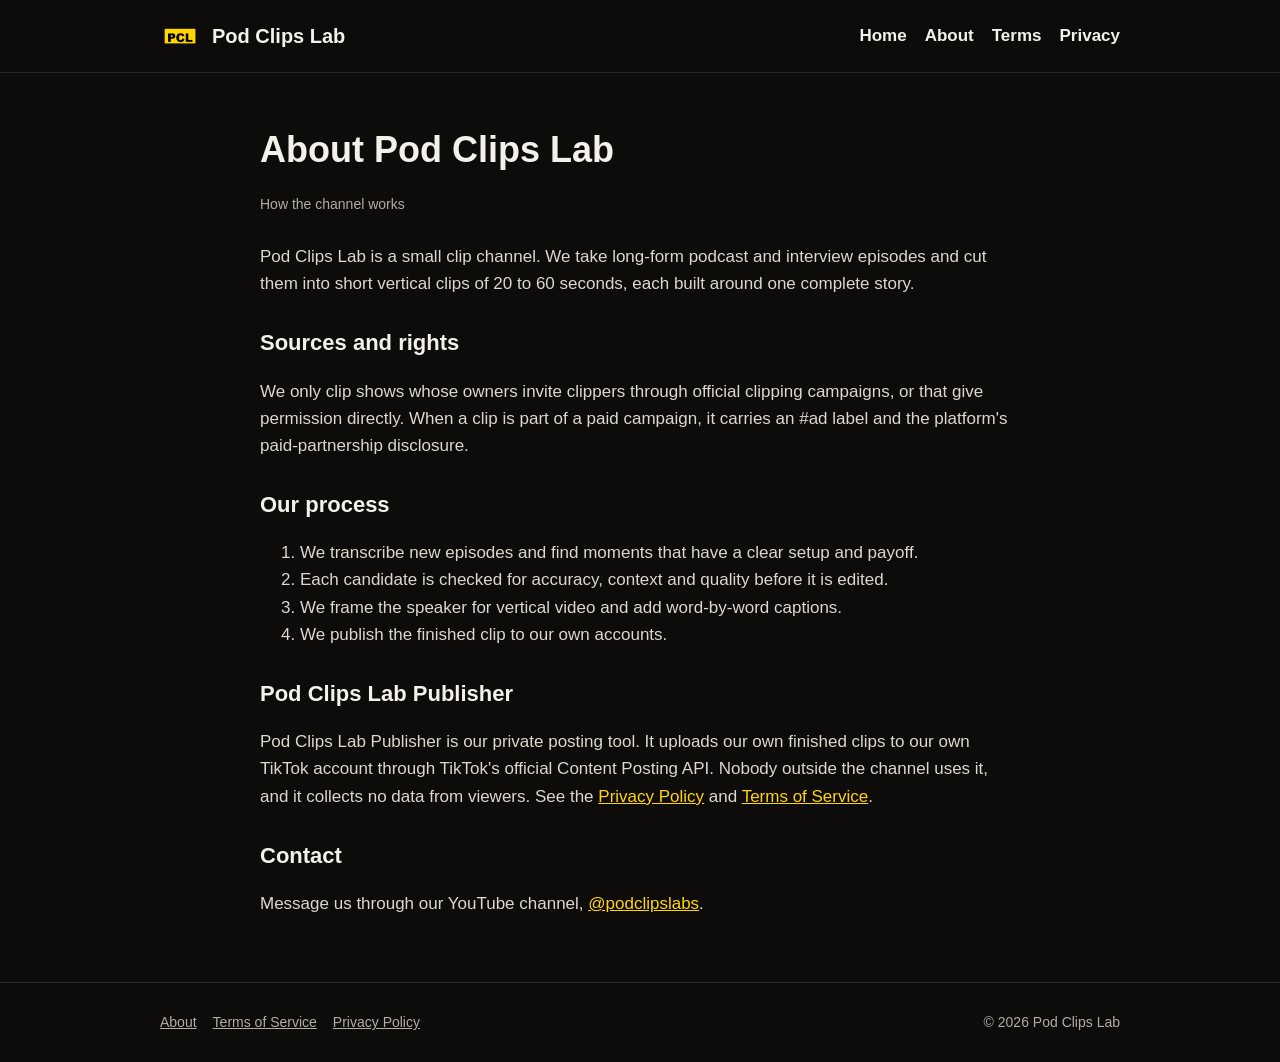
<file: about.html>
<!doctype html><html lang="en"><head><meta charset="utf-8"><meta name="viewport" content="width=device-width,initial-scale=1"><link rel="icon" href="favicon.ico" sizes="any"><link rel="icon" type="image/png" href="images/favicon-32.png"><link rel="apple-touch-icon" href="images/apple-touch-icon.png"><link rel="stylesheet" href="css/style.css"><title>About · Pod Clips Lab</title></head><body><header><div class="wrap"><a class="brand" href="index.html"><img src="images/icon-512.png" alt="Pod Clips Lab logo">Pod Clips Lab</a><nav><a href="index.html">Home</a><a href="about.html">About</a><a href="terms.html">Terms</a><a href="privacy.html">Privacy</a></nav></div></header>
<main><div class="wrap doc"><h1>About Pod Clips Lab</h1><p class="updated">How the channel works</p>
<p>Pod Clips Lab is a small clip channel. We take long-form podcast and interview episodes and cut them into short vertical clips of 20 to 60 seconds, each built around one complete story.</p>
<h2>Sources and rights</h2><p>We only clip shows whose owners invite clippers through official clipping campaigns, or that give permission directly. When a clip is part of a paid campaign, it carries an #ad label and the platform's paid-partnership disclosure.</p>
<h2>Our process</h2><ol><li>We transcribe new episodes and find moments that have a clear setup and payoff.</li><li>Each candidate is checked for accuracy, context and quality before it is edited.</li><li>We frame the speaker for vertical video and add word-by-word captions.</li><li>We publish the finished clip to our own accounts.</li></ol>
<h2>Pod Clips Lab Publisher</h2><p>Pod Clips Lab Publisher is our private posting tool. It uploads our own finished clips to our own TikTok account through TikTok's official Content Posting API. Nobody outside the channel uses it, and it collects no data from viewers. See the <a href="privacy.html">Privacy Policy</a> and <a href="terms.html">Terms of Service</a>.</p>
<h2>Contact</h2><p>Message us through our YouTube channel, <a href="https://www.youtube.com/@podclipslabs">@podclipslabs</a>.</p>
</div></main><footer><div class="wrap"><div><a href="about.html">About</a><a href="terms.html">Terms of Service</a><a href="privacy.html">Privacy Policy</a></div><div>© 2026 Pod Clips Lab</div></div></footer></body></html>
</file>
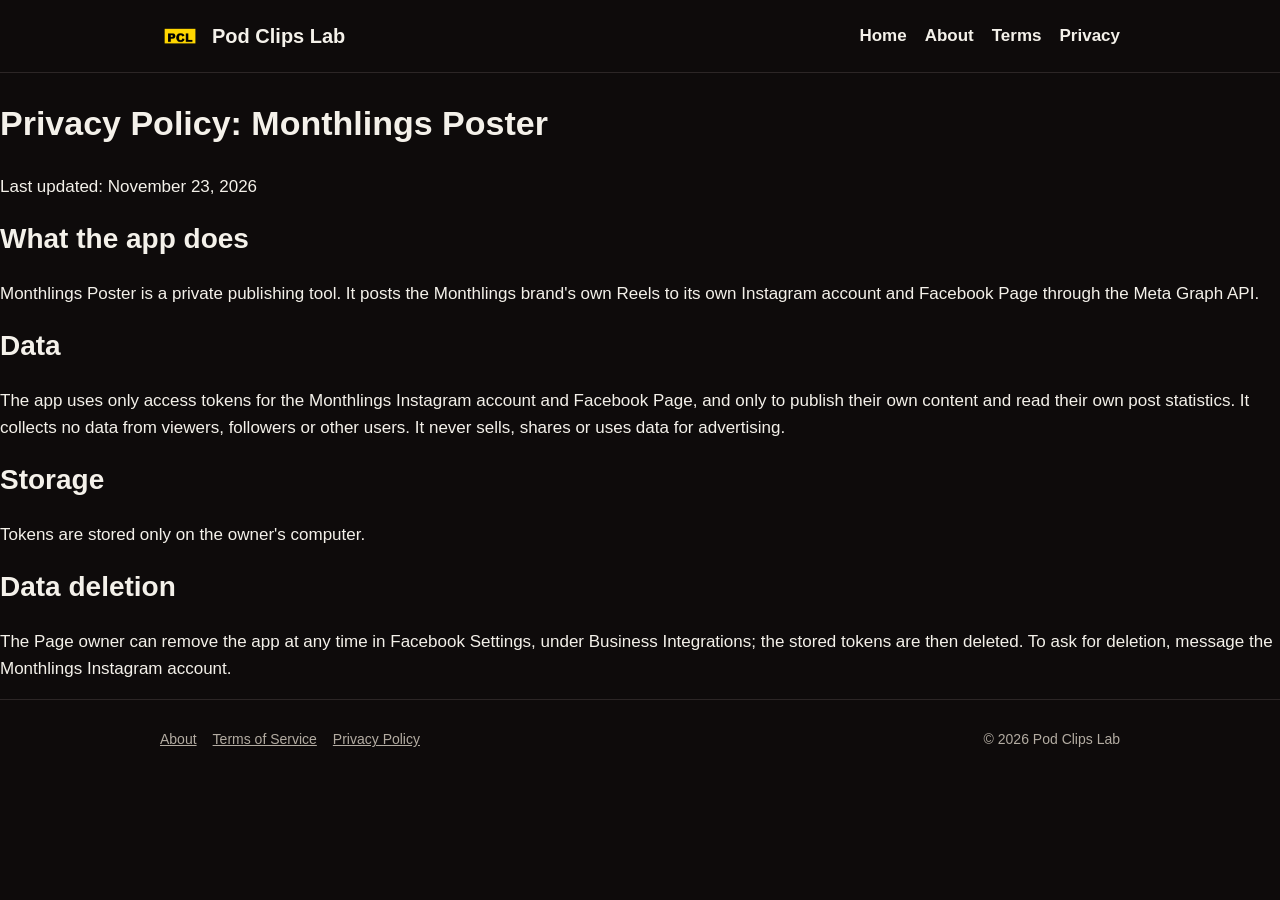
<file: monthlings-privacy.html>
<!doctype html><html lang="en"><head><meta charset="utf-8"><meta name="viewport" content="width=device-width,initial-scale=1"><link rel="icon" href="favicon.ico" sizes="any"><link rel="icon" type="image/png" href="images/favicon-32.png"><link rel="apple-touch-icon" href="images/apple-touch-icon.png"><link rel="stylesheet" href="css/style.css"><title>Privacy Policy · Monthlings Poster</title></head><body><header><div class="wrap"><a class="brand" href="index.html"><img src="images/icon-512.png" alt="Pod Clips Lab logo">Pod Clips Lab</a><nav><a href="index.html">Home</a><a href="about.html">About</a><a href="terms.html">Terms</a><a href="privacy.html">Privacy</a></nav></div></header>
<main><h1>Privacy Policy: Monthlings Poster</h1><p>Last updated: November 23, 2026</p>
<h2>What the app does</h2><p>Monthlings Poster is a private publishing tool. It posts the Monthlings brand's own Reels to its own Instagram account and Facebook Page through the Meta Graph API.</p>
<h2>Data</h2><p>The app uses only access tokens for the Monthlings Instagram account and Facebook Page, and only to publish their own content and read their own post statistics. It collects no data from viewers, followers or other users. It never sells, shares or uses data for advertising.</p>
<h2>Storage</h2><p>Tokens are stored only on the owner's computer.</p>
<h2>Data deletion</h2><p>The Page owner can remove the app at any time in Facebook Settings, under Business Integrations; the stored tokens are then deleted. To ask for deletion, message the Monthlings Instagram account.</p>
</main><footer><div class="wrap"><div><a href="about.html">About</a><a href="terms.html">Terms of Service</a><a href="privacy.html">Privacy Policy</a></div><div>© 2026 Pod Clips Lab</div></div></footer></body></html>
</file>
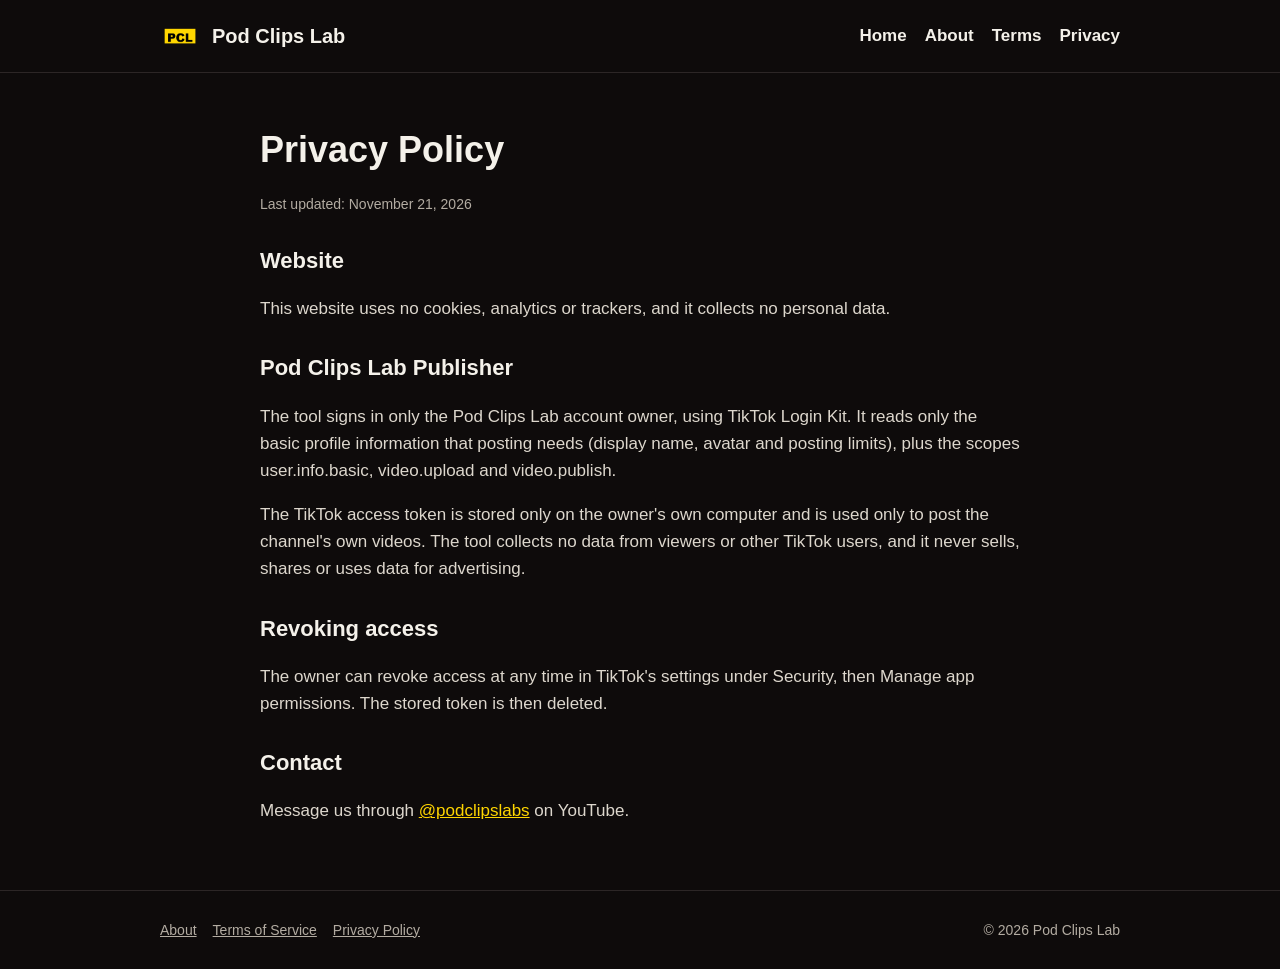
<file: privacy.html>
<!doctype html><html lang="en"><head><meta charset="utf-8"><meta name="viewport" content="width=device-width,initial-scale=1"><link rel="icon" href="favicon.ico" sizes="any"><link rel="icon" type="image/png" href="images/favicon-32.png"><link rel="apple-touch-icon" href="images/apple-touch-icon.png"><link rel="stylesheet" href="css/style.css"><title>Privacy Policy · Pod Clips Lab</title></head><body><header><div class="wrap"><a class="brand" href="index.html"><img src="images/icon-512.png" alt="Pod Clips Lab logo">Pod Clips Lab</a><nav><a href="index.html">Home</a><a href="about.html">About</a><a href="terms.html">Terms</a><a href="privacy.html">Privacy</a></nav></div></header>
<main><div class="wrap doc"><h1>Privacy Policy</h1><p class="updated">Last updated: November 21, 2026</p>
<h2>Website</h2><p>This website uses no cookies, analytics or trackers, and it collects no personal data.</p>
<h2>Pod Clips Lab Publisher</h2><p>The tool signs in only the Pod Clips Lab account owner, using TikTok Login Kit. It reads only the basic profile information that posting needs (display name, avatar and posting limits), plus the scopes user.info.basic, video.upload and video.publish.</p>
<p>The TikTok access token is stored only on the owner's own computer and is used only to post the channel's own videos. The tool collects no data from viewers or other TikTok users, and it never sells, shares or uses data for advertising.</p>
<h2>Revoking access</h2><p>The owner can revoke access at any time in TikTok's settings under Security, then Manage app permissions. The stored token is then deleted.</p>
<h2>Contact</h2><p>Message us through <a href="https://www.youtube.com/@podclipslabs">@podclipslabs</a> on YouTube.</p>
</div></main><footer><div class="wrap"><div><a href="about.html">About</a><a href="terms.html">Terms of Service</a><a href="privacy.html">Privacy Policy</a></div><div>© 2026 Pod Clips Lab</div></div></footer></body></html>
</file>
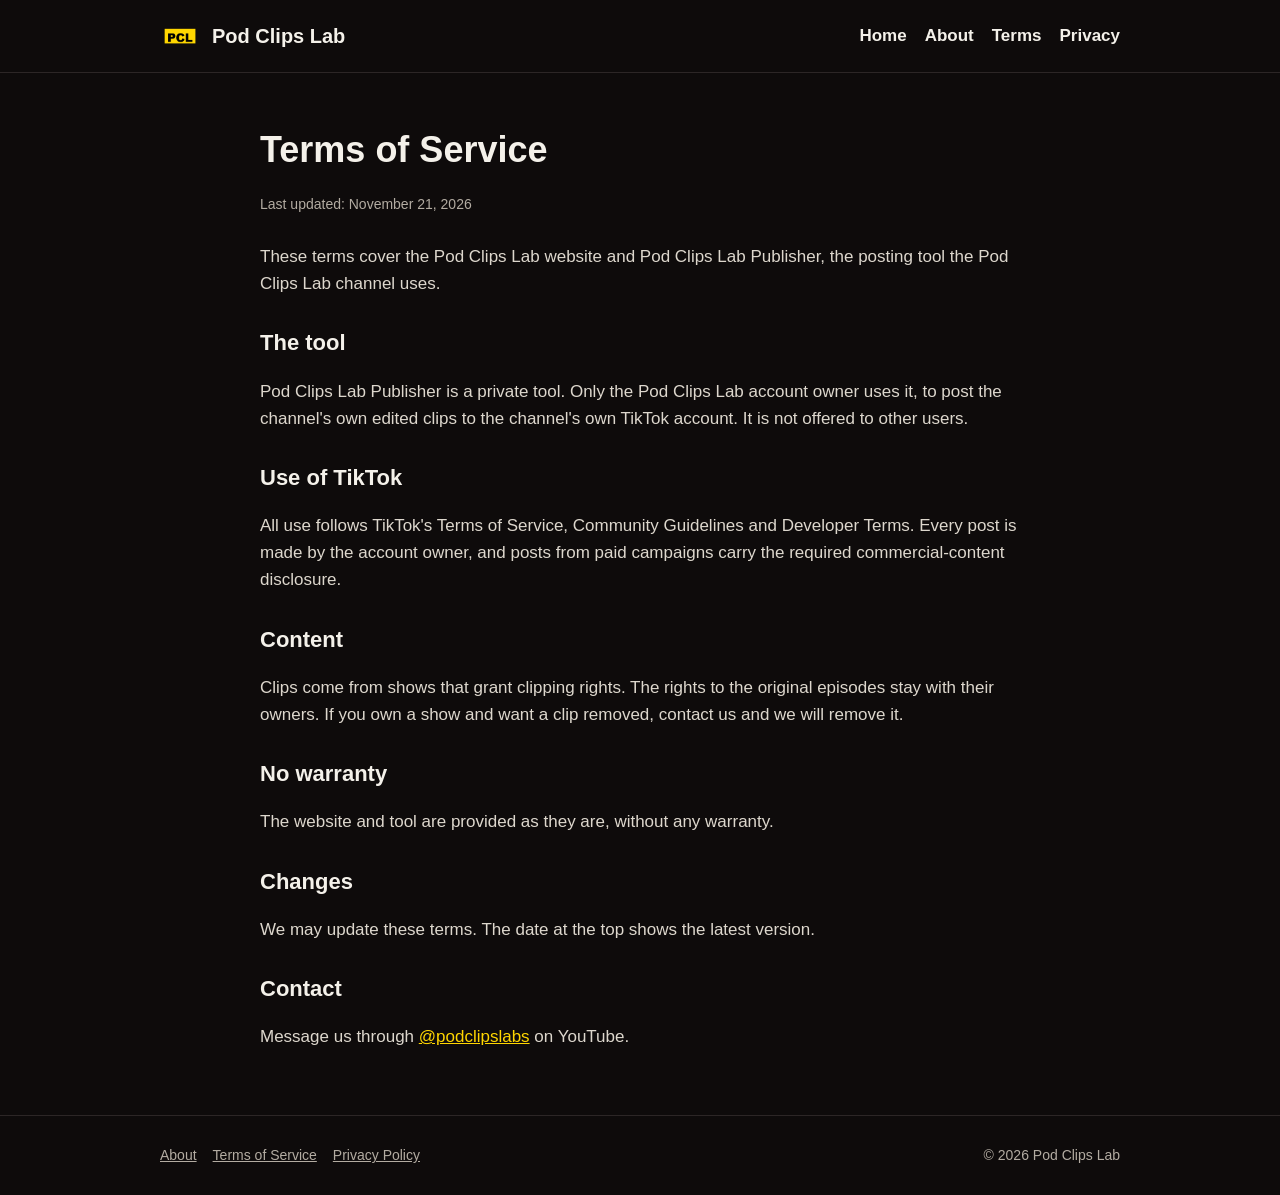
<file: terms.html>
<!doctype html><html lang="en"><head><meta charset="utf-8"><meta name="viewport" content="width=device-width,initial-scale=1"><link rel="icon" href="favicon.ico" sizes="any"><link rel="icon" type="image/png" href="images/favicon-32.png"><link rel="apple-touch-icon" href="images/apple-touch-icon.png"><link rel="stylesheet" href="css/style.css"><title>Terms of Service · Pod Clips Lab</title></head><body><header><div class="wrap"><a class="brand" href="index.html"><img src="images/icon-512.png" alt="Pod Clips Lab logo">Pod Clips Lab</a><nav><a href="index.html">Home</a><a href="about.html">About</a><a href="terms.html">Terms</a><a href="privacy.html">Privacy</a></nav></div></header>
<main><div class="wrap doc"><h1>Terms of Service</h1><p class="updated">Last updated: November 21, 2026</p>
<p>These terms cover the Pod Clips Lab website and Pod Clips Lab Publisher, the posting tool the Pod Clips Lab channel uses.</p>
<h2>The tool</h2><p>Pod Clips Lab Publisher is a private tool. Only the Pod Clips Lab account owner uses it, to post the channel's own edited clips to the channel's own TikTok account. It is not offered to other users.</p>
<h2>Use of TikTok</h2><p>All use follows TikTok's Terms of Service, Community Guidelines and Developer Terms. Every post is made by the account owner, and posts from paid campaigns carry the required commercial-content disclosure.</p>
<h2>Content</h2><p>Clips come from shows that grant clipping rights. The rights to the original episodes stay with their owners. If you own a show and want a clip removed, contact us and we will remove it.</p>
<h2>No warranty</h2><p>The website and tool are provided as they are, without any warranty.</p>
<h2>Changes</h2><p>We may update these terms. The date at the top shows the latest version.</p>
<h2>Contact</h2><p>Message us through <a href="https://www.youtube.com/@podclipslabs">@podclipslabs</a> on YouTube.</p>
</div></main><footer><div class="wrap"><div><a href="about.html">About</a><a href="terms.html">Terms of Service</a><a href="privacy.html">Privacy Policy</a></div><div>© 2026 Pod Clips Lab</div></div></footer></body></html>
</file>
<file: css/style.css>
:root{--bg:#0e0b0b;--card:#1a1616;--fg:#f4f1ea;--muted:#b3aca2;--y:#ffd600;--line:#2c2626}
*{box-sizing:border-box}
body{margin:0;background:var(--bg);color:var(--fg);font:17px/1.6 -apple-system,"Segoe UI",Helvetica,Arial,sans-serif}
a{color:var(--y)}
.wrap{max-width:1000px;margin:0 auto;padding:0 20px}
header{border-bottom:1px solid var(--line)}
header .wrap{display:flex;align-items:center;justify-content:space-between;gap:16px;padding-block:16px;flex-wrap:wrap}
.brand{display:flex;align-items:center;gap:12px;color:var(--fg);text-decoration:none;font-weight:800;font-size:20px}
.brand img{width:40px;height:40px;border-radius:8px}
nav a{color:var(--fg);text-decoration:none;margin-left:18px;font-weight:600}
nav a:hover{color:var(--y)}
.hero{padding:72px 0 48px}
.hero h1{font-size:clamp(34px,6vw,58px);line-height:1.05;margin:0 0 16px;font-weight:900}
.hero h1 span{background:var(--y);color:#000;padding:0 10px}
.hero p{font-size:20px;color:var(--muted);max-width:640px}
.btn{display:inline-block;background:var(--y);color:#000;font-weight:800;padding:12px 20px;border-radius:8px;text-decoration:none;margin:8px 10px 0 0}
.btn.ghost{background:transparent;color:var(--fg);border:2px solid var(--line)}
section{padding:40px 0;border-top:1px solid var(--line)}
h2{font-size:28px;margin:0 0 18px}
.grid{display:grid;grid-template-columns:repeat(auto-fit,minmax(240px,1fr));gap:18px}
.card{background:var(--card);border:1px solid var(--line);border-radius:12px;padding:20px}
.card h3{margin:0 0 8px;font-size:19px}
.card p{margin:0;color:var(--muted)}
.clip{display:block;text-decoration:none;color:var(--fg);background:var(--card);border:1px solid var(--line);border-radius:12px;overflow:hidden}
.clip img{width:100%;aspect-ratio:16/9;object-fit:cover;display:block;background:#000}
.clip span{display:block;padding:12px 14px;font-weight:600;font-size:15px}
.doc{max-width:760px;padding:48px 0}
.doc h1{font-size:36px;margin:0 0 8px}
.doc .updated{color:var(--muted);font-size:14px;margin-bottom:28px}
.doc h2{font-size:22px;margin:28px 0 8px}
.doc p,.doc li{color:#ddd7cd}
footer{border-top:1px solid var(--line);padding:28px 0;color:var(--muted);font-size:14px}
footer .wrap{display:flex;justify-content:space-between;flex-wrap:wrap;gap:12px}
footer a{color:var(--muted);margin-right:16px}
</file>
